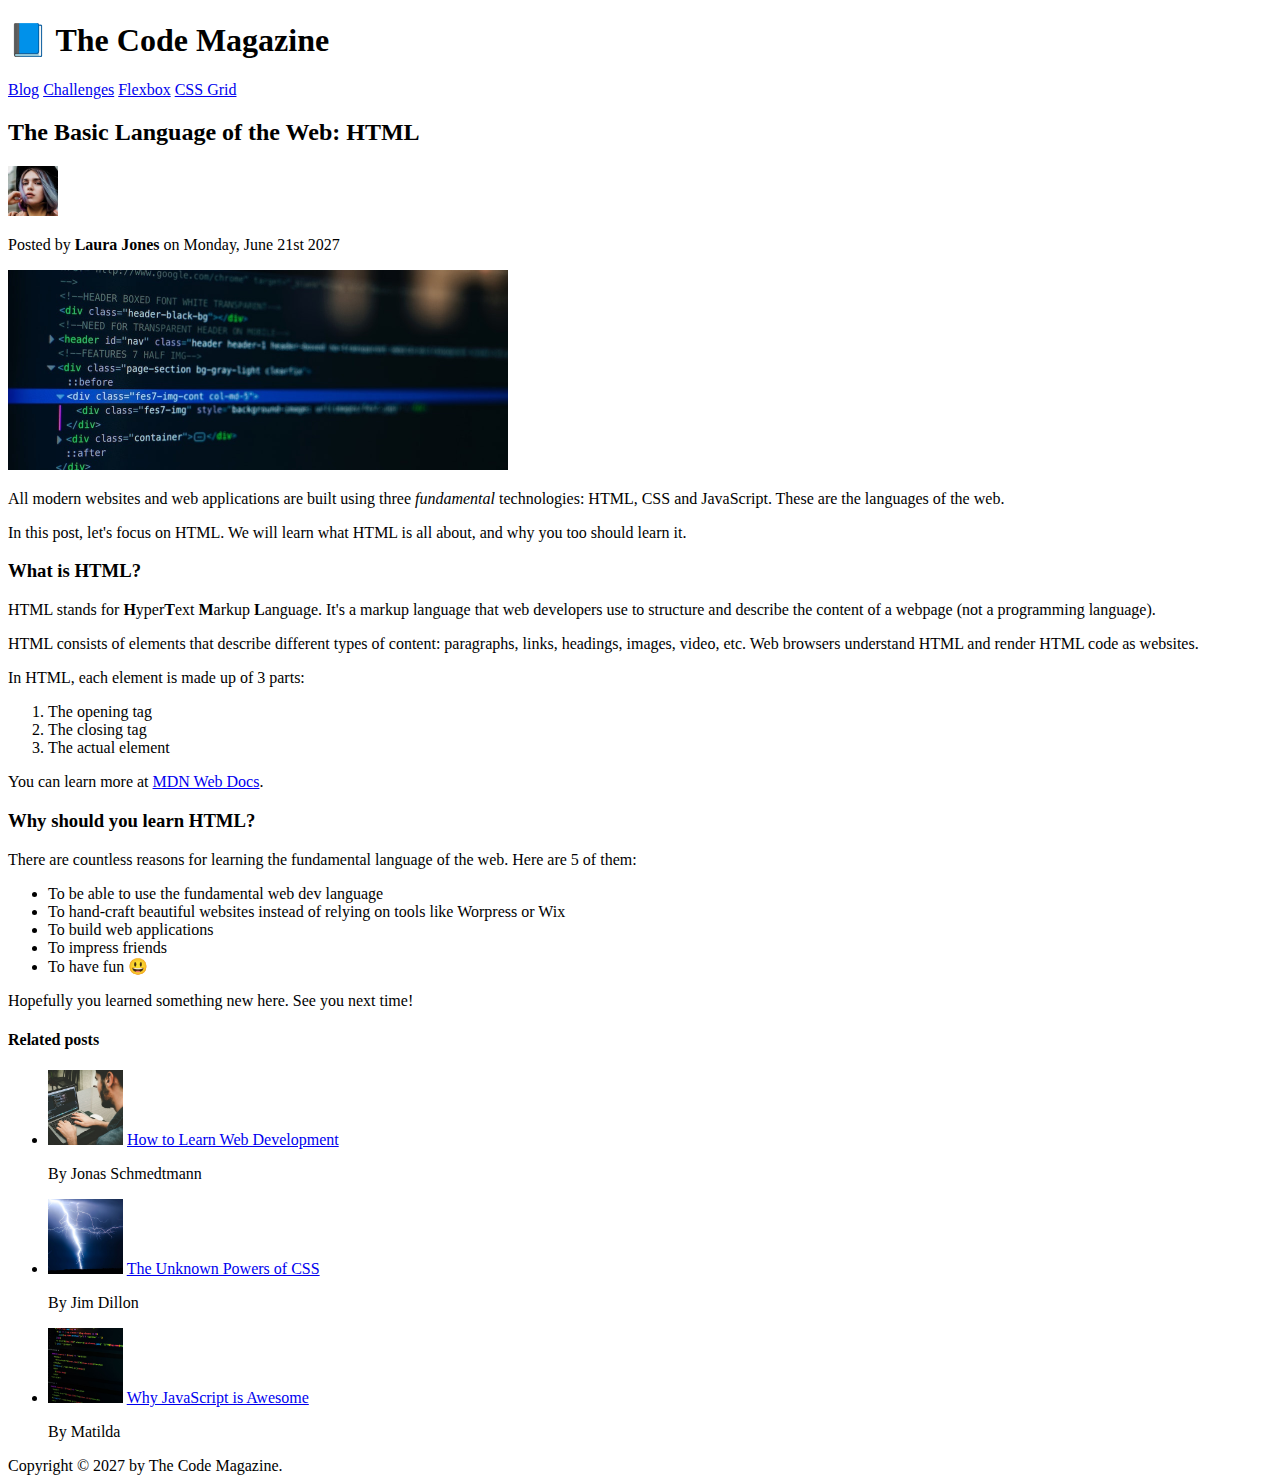
<file: final/02-HTML-Fundamentals/index.html>
<!DOCTYPE html>
<html lang="en">
  <head>
    <meta charset="UTF-8" />
    <title>The Basic Language of the Web: HTML</title>
  </head>

  <body>
    <!--
    <h1>The Basic Language of the Web: HTML</h1>
    <h2>The Basic Language of the Web: HTML</h2>
    <h3>The Basic Language of the Web: HTML</h3>
    <h4>The Basic Language of the Web: HTML</h4>
    <h5>The Basic Language of the Web: HTML</h5>
    <h6>The Basic Language of the Web: HTML</h6>
    -->

    <header>
      <h1>📘 The Code Magazine</h1>

      <nav>
        <a href="blog.html">Blog</a>
        <a href="#">Challenges</a>
        <a href="#">Flexbox</a>
        <a href="#">CSS Grid</a>
      </nav>
    </header>

    <article>
      <header>
        <h2>The Basic Language of the Web: HTML</h2>

        <img
          src="img/laura-jones.jpg"
          alt="Headshot of Laura Jones"
          height="50"
          width="50"
        />

        <p>Posted by <strong>Laura Jones</strong> on Monday, June 21st 2027</p>

        <img
          src="img/post-img.jpg"
          alt="HTML code on a screen"
          width="500"
          height="200"
        />
      </header>

      <p>
        All modern websites and web applications are built using three
        <em>fundamental</em>
        technologies: HTML, CSS and JavaScript. These are the languages of the
        web.
      </p>

      <p>
        In this post, let's focus on HTML. We will learn what HTML is all about,
        and why you too should learn it.
      </p>

      <h3>What is HTML?</h3>
      <p>
        HTML stands for <strong>H</strong>yper<strong>T</strong>ext
        <strong>M</strong>arkup <strong>L</strong>anguage. It's a markup
        language that web developers use to structure and describe the content
        of a webpage (not a programming language).
      </p>
      <p>
        HTML consists of elements that describe different types of content:
        paragraphs, links, headings, images, video, etc. Web browsers understand
        HTML and render HTML code as websites.
      </p>
      <p>In HTML, each element is made up of 3 parts:</p>

      <ol>
        <li>The opening tag</li>
        <li>The closing tag</li>
        <li>The actual element</li>
      </ol>

      <p>
        You can learn more at
        <a
          href="https://developer.mozilla.org/en-US/docs/Web/HTML"
          target="_blank"
          >MDN Web Docs</a
        >.
      </p>

      <h3>Why should you learn HTML?</h3>

      <p>
        There are countless reasons for learning the fundamental language of the
        web. Here are 5 of them:
      </p>

      <ul>
        <li>To be able to use the fundamental web dev language</li>
        <li>
          To hand-craft beautiful websites instead of relying on tools like
          Worpress or Wix
        </li>
        <li>To build web applications</li>
        <li>To impress friends</li>
        <li>To have fun 😃</li>
      </ul>

      <p>Hopefully you learned something new here. See you next time!</p>
    </article>

    <aside>
      <h4>Related posts</h4>

      <ul>
        <li>
          <img
            src="img/related-1.jpg"
            alt="Person programming"
            width="75"
            width="75"
          />
          <a href="#">How to Learn Web Development</a>
          <p>By Jonas Schmedtmann</p>
        </li>
        <li>
          <img src="img/related-2.jpg" alt="Lightning" width="75" heigth="75" />
          <a href="#">The Unknown Powers of CSS</a>
          <p>By Jim Dillon</p>
        </li>
        <li>
          <img
            src="img/related-3.jpg"
            alt="JavaScript code on a screen"
            width="75"
            height="75"
          />
          <a href="#">Why JavaScript is Awesome</a>
          <p>By Matilda</p>
        </li>
      </ul>
    </aside>

    <footer>Copyright &copy; 2027 by The Code Magazine.</footer>
  </body>
</html>
</file>
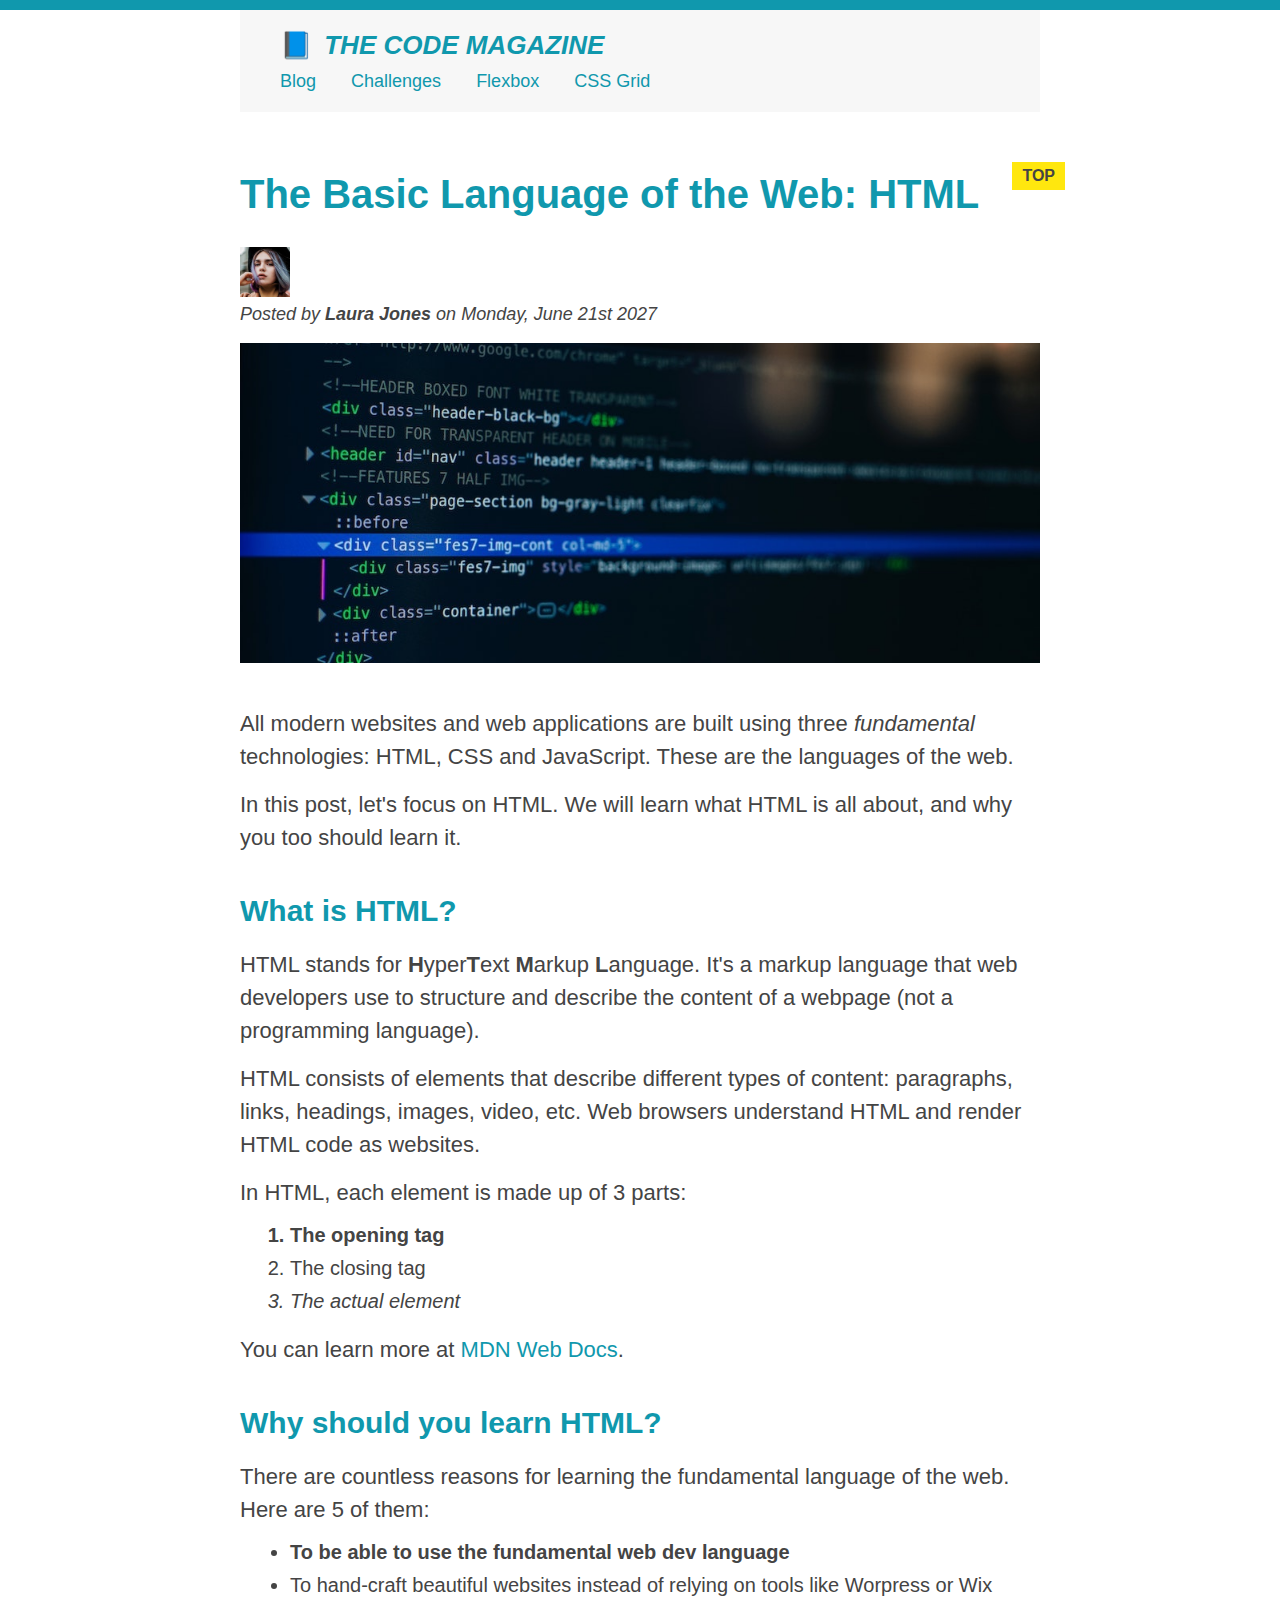
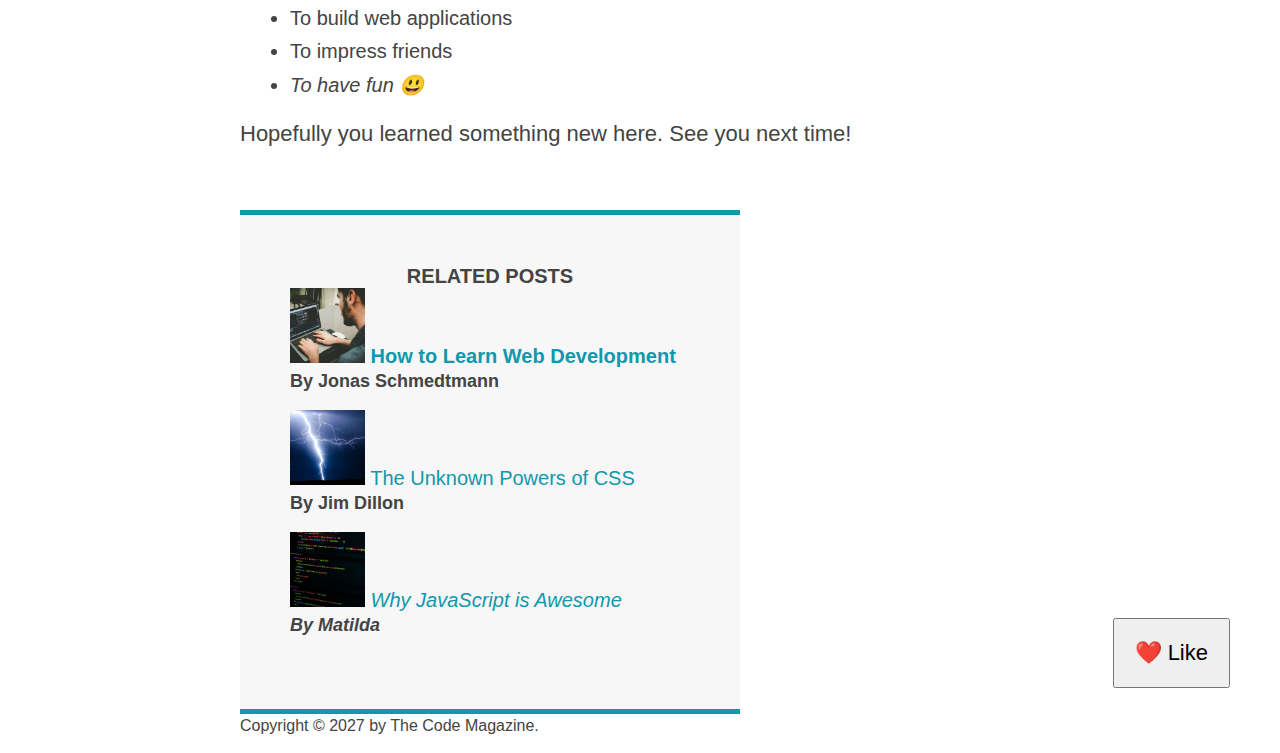
<file: final/03-CSS-Fundamentals/index.html>
<!DOCTYPE html>
<html lang="en">
  <head>
    <meta charset="UTF-8" />
    <link href="style.css" rel="stylesheet" />

    <title>The Basic Language of the Web: HTML</title>
  </head>

  <body>
    <!--
    <h1>The Basic Language of the Web: HTML</h1>
    <h2>The Basic Language of the Web: HTML</h2>
    <h3>The Basic Language of the Web: HTML</h3>
    <h4>The Basic Language of the Web: HTML</h4>
    <h5>The Basic Language of the Web: HTML</h5>
    <h6>The Basic Language of the Web: HTML</h6>
    -->

    <div class="container">
      <header class="main-header">
        <h1>📘 The Code Magazine</h1>

        <nav>
          <!-- <strong>This is the navigation</strong> -->
          <a href="blog.html">Blog</a>
          <a href="#">Challenges</a>
          <a href="#">Flexbox</a>
          <a href="#">CSS Grid</a>
        </nav>
      </header>

      <article>
        <header class="post-header">
          <h2>The Basic Language of the Web: HTML</h2>

          <img
            src="img/laura-jones.jpg"
            alt="Headshot of Laura Jones"
            height="50"
            width="50"
          />

          <p id="author">
            Posted by <strong>Laura Jones</strong> on Monday, June 21st 2027
          </p>

          <img
            src="img/post-img.jpg"
            alt="HTML code on a screen"
            width="500"
            height="200"
            class="post-img"
          />
          <button>❤️ Like</button>
        </header>

        <p>
          All modern websites and web applications are built using three
          <em>fundamental</em>
          technologies: HTML, CSS and JavaScript. These are the languages of the
          web.
        </p>

        <p>
          In this post, let's focus on HTML. We will learn what HTML is all
          about, and why you too should learn it.
        </p>

        <h3>What is HTML?</h3>
        <p>
          HTML stands for <strong>H</strong>yper<strong>T</strong>ext
          <strong>M</strong>arkup <strong>L</strong>anguage. It's a markup
          language that web developers use to structure and describe the content
          of a webpage (not a programming language).
        </p>
        <p>
          HTML consists of elements that describe different types of content:
          paragraphs, links, headings, images, video, etc. Web browsers
          understand HTML and render HTML code as websites.
        </p>
        <p>In HTML, each element is made up of 3 parts:</p>

        <ol>
          <li class="first-li">The opening tag</li>
          <li>The closing tag</li>
          <li>The actual element</li>
        </ol>

        <p>
          You can learn more at
          <a
            href="https://developer.mozilla.org/en-US/docs/Web/HTML"
            target="_blank"
            >MDN Web Docs</a
          >.
        </p>

        <h3>Why should you learn HTML?</h3>

        <p>
          There are countless reasons for learning the fundamental language of
          the web. Here are 5 of them:
        </p>

        <ul>
          <li class="first-li">
            To be able to use the fundamental web dev language
          </li>
          <li>
            To hand-craft beautiful websites instead of relying on tools like
            Worpress or Wix
          </li>
          <li>To build web applications</li>
          <li>To impress friends</li>
          <li>To have fun 😃</li>
        </ul>

        <p>Hopefully you learned something new here. See you next time!</p>
      </article>

      <aside>
        <h4>Related posts</h4>

        <ul class="related">
          <li>
            <img
              src="img/related-1.jpg"
              alt="Person programming"
              width="75"
              height="75"
            />
            <a href="#">How to Learn Web Development</a>
            <p class="related-author">By Jonas Schmedtmann</p>
          </li>
          <li>
            <img
              src="img/related-2.jpg"
              alt="Lightning"
              width="75"
              height="75"
            />
            <a href="#">The Unknown Powers of CSS</a>
            <p class="related-author">By Jim Dillon</p>
          </li>
          <li>
            <img
              src="img/related-3.jpg"
              alt="JavaScript code on a screen"
              width="75"
              height="75"
            />
            <a href="#">Why JavaScript is Awesome</a>
            <p class="related-author">By Matilda</p>
          </li>
        </ul>
      </aside>

      <footer>
        <p id="copyright" class="copyright text">
          Copyright &copy; 2027 by The Code Magazine.
        </p>
      </footer>
    </div>
  </body>
</html>
</file>
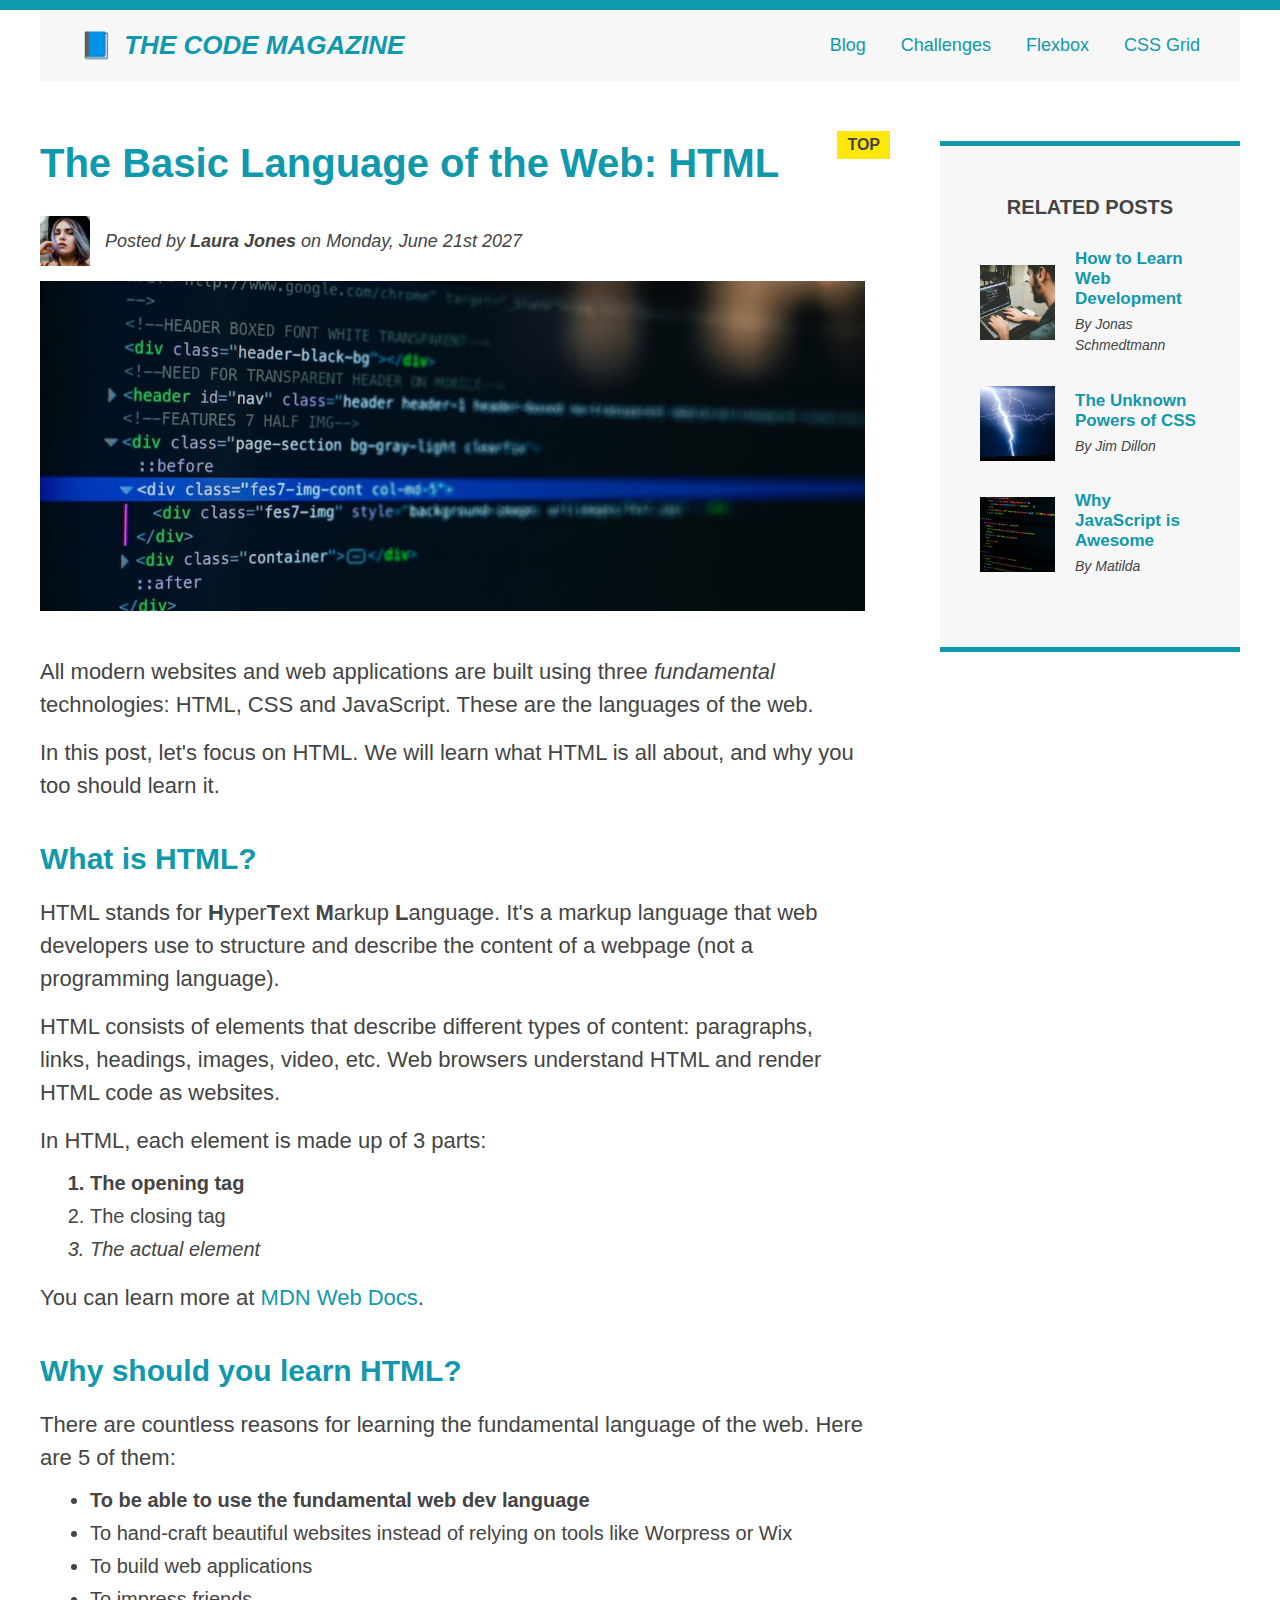
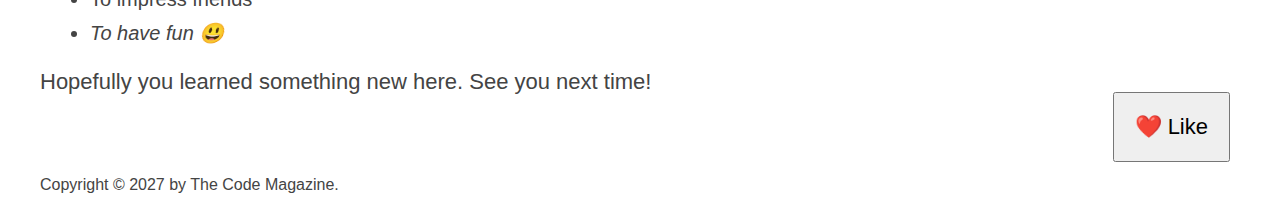
<file: final/04-CSS-Layouts/index.html>
<!DOCTYPE html>
<html lang="en">
  <head>
    <meta charset="UTF-8" />
    <link href="style.css" rel="stylesheet" />

    <title>The Basic Language of the Web: HTML</title>
  </head>

  <body>
    <!--
    <h1>The Basic Language of the Web: HTML</h1>
    <h2>The Basic Language of the Web: HTML</h2>
    <h3>The Basic Language of the Web: HTML</h3>
    <h4>The Basic Language of the Web: HTML</h4>
    <h5>The Basic Language of the Web: HTML</h5>
    <h6>The Basic Language of the Web: HTML</h6>
    -->

    <div class="container">
      <header class="main-header clearfix">
        <h1>📘 The Code Magazine</h1>

        <nav>
          <!-- <strong>This is the navigation</strong> -->
          <a href="blog.html">Blog</a>
          <a href="#">Challenges</a>
          <a href="flexbox.html">Flexbox</a>
          <a href="css-grid.html">CSS Grid</a>
        </nav>

        <!-- <div class="clear"></div> -->
      </header>

      <!-- ONLY NECESSARY FOR FLEXBOX -->
      <!-- <div class="row"> -->
      <article>
        <header class="post-header">
          <h2>The Basic Language of the Web: HTML</h2>

          <div class="author-box">
            <img
              src="img/laura-jones.jpg"
              alt="Headshot of Laura Jones"
              height="50"
              width="50"
              class="author-img"
            />

            <p id="author" class="author">
              Posted by <strong>Laura Jones</strong> on Monday, June 21st 2027
            </p>
          </div>

          <img
            src="img/post-img.jpg"
            alt="HTML code on a screen"
            width="500"
            height="200"
            class="post-img"
          />
          <button>❤️ Like</button>
        </header>

        <p>
          All modern websites and web applications are built using three
          <em>fundamental</em>
          technologies: HTML, CSS and JavaScript. These are the languages of the
          web.
        </p>

        <p>
          In this post, let's focus on HTML. We will learn what HTML is all
          about, and why you too should learn it.
        </p>

        <h3>What is HTML?</h3>
        <p>
          HTML stands for <strong>H</strong>yper<strong>T</strong>ext
          <strong>M</strong>arkup <strong>L</strong>anguage. It's a markup
          language that web developers use to structure and describe the content
          of a webpage (not a programming language).
        </p>
        <p>
          HTML consists of elements that describe different types of content:
          paragraphs, links, headings, images, video, etc. Web browsers
          understand HTML and render HTML code as websites.
        </p>
        <p>In HTML, each element is made up of 3 parts:</p>

        <ol>
          <li class="first-li">The opening tag</li>
          <li>The closing tag</li>
          <li>The actual element</li>
        </ol>

        <p>
          You can learn more at
          <a
            href="https://developer.mozilla.org/en-US/docs/Web/HTML"
            target="_blank"
            >MDN Web Docs</a
          >.
        </p>

        <h3>Why should you learn HTML?</h3>

        <p>
          There are countless reasons for learning the fundamental language of
          the web. Here are 5 of them:
        </p>

        <ul>
          <li class="first-li">
            To be able to use the fundamental web dev language
          </li>
          <li>
            To hand-craft beautiful websites instead of relying on tools like
            Worpress or Wix
          </li>
          <li>To build web applications</li>
          <li>To impress friends</li>
          <li>To have fun 😃</li>
        </ul>

        <p>Hopefully you learned something new here. See you next time!</p>
      </article>

      <aside>
        <h4>Related posts</h4>

        <ul class="related">
          <li class="related-post">
            <img
              src="img/related-1.jpg"
              alt="Person programming"
              width="75"
              height="75"
            />
            <div>
              <a href="#" class="related-link">How to Learn Web Development</a>
              <p class="related-author">By Jonas Schmedtmann</p>
            </div>
          </li>
          <li class="related-post">
            <img
              src="img/related-2.jpg"
              alt="Lightning"
              width="75"
              height="75"
            />
            <div>
              <a href="#" class="related-link">The Unknown Powers of CSS</a>
              <p class="related-author">By Jim Dillon</p>
            </div>
          </li>
          <li class="related-post">
            <img
              src="img/related-3.jpg"
              alt="JavaScript code on a screen"
              width="75"
              height="75"
            />
            <div>
              <a href="#" class="related-link">Why JavaScript is Awesome</a>
              <p class="related-author">By Matilda</p>
            </div>
          </li>
        </ul>
      </aside>
      <!-- </div> -->

      <footer>
        <p id="copyright" class="copyright text">
          Copyright &copy; 2027 by The Code Magazine.
        </p>
      </footer>
    </div>
  </body>
</html>
</file>
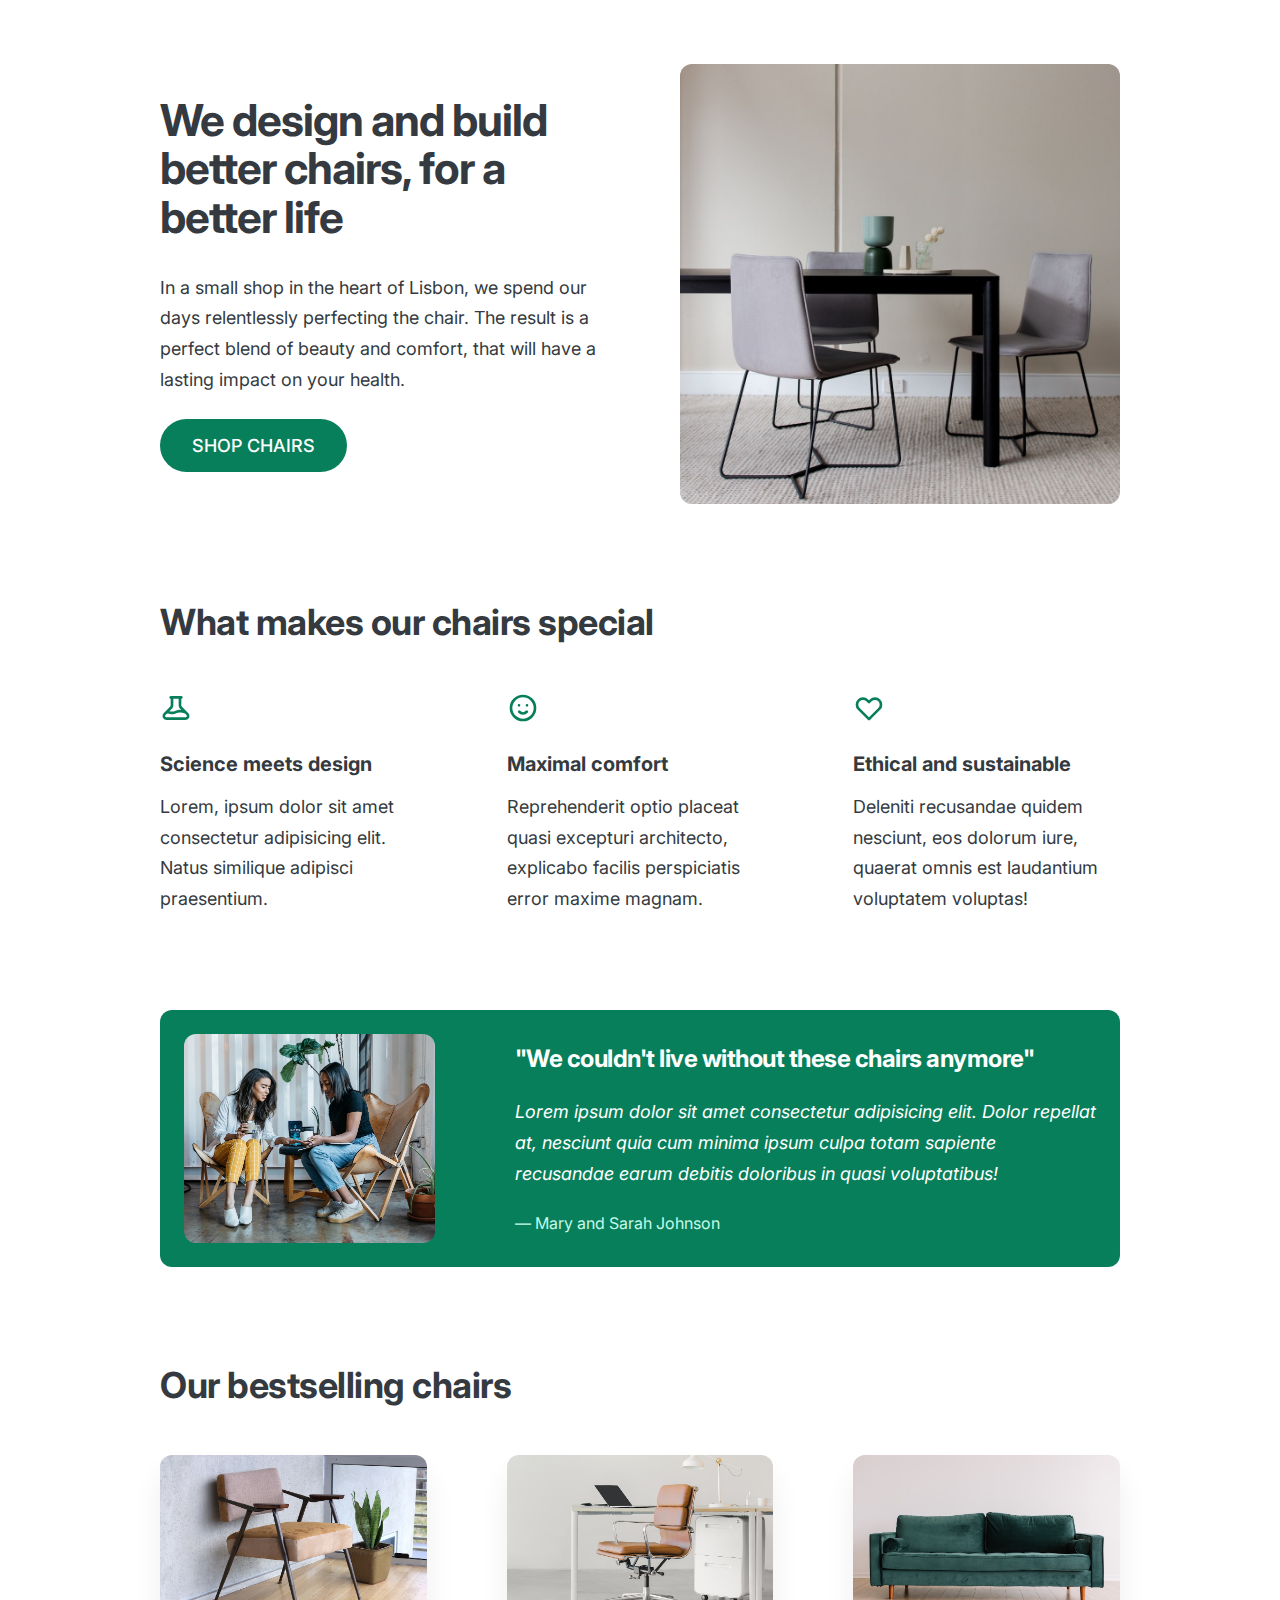
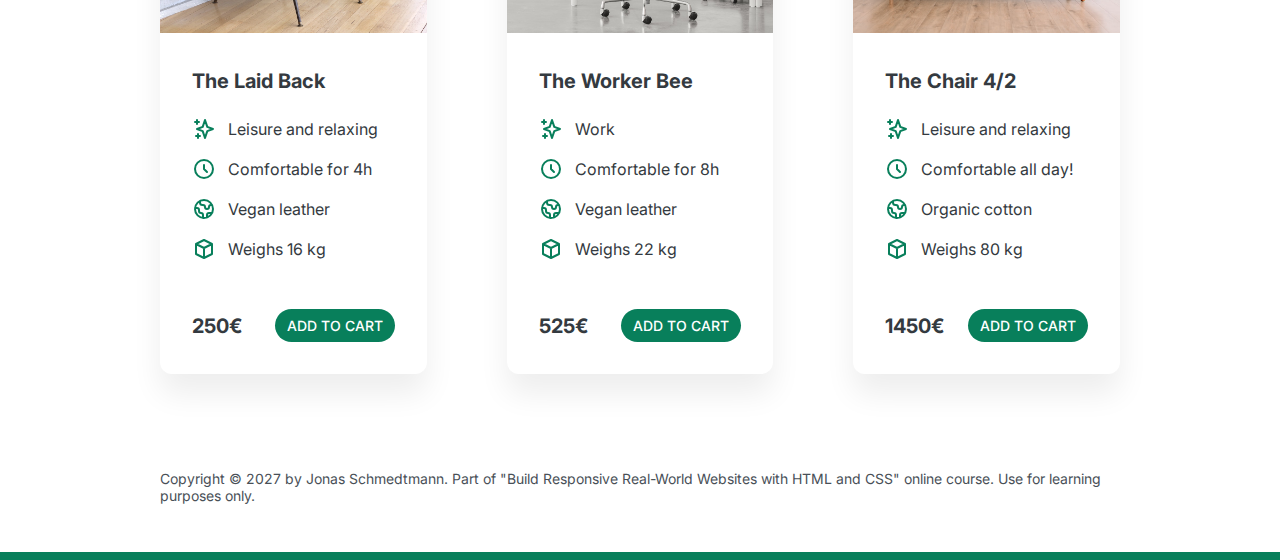
<file: final/05-Design/index.html>
<!DOCTYPE html>
<html lang="en">
  <head>
    <meta charset="UTF-8" />
    <meta http-equiv="X-UA-Compatible" content="IE=edge" />
    <meta name="viewport" content="width=device-width, initial-scale=1.0" />

    <link rel="preconnect" href="https://fonts.gstatic.com" />
    <link
      href="https://fonts.googleapis.com/css2?family=Inter:wght@400;500;700&display=swap"
      rel="stylesheet"
    />

    <link rel="stylesheet" href="style.css" />
    <title>Lisbon Chair Shop</title>
  </head>
  <body>
    <div class="container">
      <header>
        <div class="header-text-box">
          <h1>We design and build better chairs, for a better life</h1>
          <p class="header-text">
            In a small shop in the heart of Lisbon, we spend our days
            relentlessly perfecting the chair. The result is a perfect blend of
            beauty and comfort, that will have a lasting impact on your health.
          </p>
          <a class="btn btn--big" href="#">Shop chairs</a>
        </div>
        <img src="hero.jpg" alt="Photo" />
      </header>

      <section>
        <h2>What makes our chairs special</h2>
        <div class="grid-3-cols">
          <div>
            <svg
              xmlns="http://www.w3.org/2000/svg"
              class="features-icon"
              fill="none"
              viewBox="0 0 24 24"
              stroke="currentColor"
            >
              <path
                stroke-linecap="round"
                stroke-linejoin="round"
                stroke-width="2"
                d="M19.428 15.428a2 2 0 00-1.022-.547l-2.387-.477a6 6 0 00-3.86.517l-.318.158a6 6 0 01-3.86.517L6.05 15.21a2 2 0 00-1.806.547M8 4h8l-1 1v5.172a2 2 0 00.586 1.414l5 5c1.26 1.26.367 3.414-1.415 3.414H4.828c-1.782 0-2.674-2.154-1.414-3.414l5-5A2 2 0 009 10.172V5L8 4z"
              />
            </svg>
            <p class="features-title"><strong>Science meets design</strong></p>
            <p class="features-text">
              Lorem, ipsum dolor sit amet consectetur adipisicing elit. Natus
              similique adipisci praesentium.
            </p>
          </div>

          <div>
            <svg
              xmlns="http://www.w3.org/2000/svg"
              class="features-icon"
              fill="none"
              viewBox="0 0 24 24"
              stroke="currentColor"
            >
              <path
                stroke-linecap="round"
                stroke-linejoin="round"
                stroke-width="2"
                d="M14.828 14.828a4 4 0 01-5.656 0M9 10h.01M15 10h.01M21 12a9 9 0 11-18 0 9 9 0 0118 0z"
              />
            </svg>
            <p class="features-title">
              <strong>Maximal comfort</strong>
            </p>
            <p class="features-text">
              Reprehenderit optio placeat quasi excepturi architecto, explicabo
              facilis perspiciatis error maxime magnam.
            </p>
          </div>

          <div>
            <svg
              xmlns="http://www.w3.org/2000/svg"
              class="features-icon"
              fill="none"
              viewBox="0 0 24 24"
              stroke="currentColor"
            >
              <path
                stroke-linecap="round"
                stroke-linejoin="round"
                stroke-width="2"
                d="M4.318 6.318a4.5 4.5 0 000 6.364L12 20.364l7.682-7.682a4.5 4.5 0 00-6.364-6.364L12 7.636l-1.318-1.318a4.5 4.5 0 00-6.364 0z"
              />
            </svg>
            <p class="features-title">
              <strong>Ethical and sustainable</strong>
            </p>
            <p class="features-text">
              Deleniti recusandae quidem nesciunt, eos dolorum iure, quaerat
              omnis est laudantium voluptatem voluptas!
            </p>
          </div>
        </div>
      </section>

      <section class="testimonial-section">
        <div class="grid-3-cols">
          <img src="customers.jpg" alt="People sitting on chairs" />
          <div class="testimonial-box">
            <h2>"We couldn't live without these chairs anymore"</h2>
            <blockquote class="testimonial-text">
              Lorem ipsum dolor sit amet consectetur adipisicing elit. Dolor
              repellat at, nesciunt quia cum minima ipsum culpa totam sapiente
              recusandae earum debitis doloribus in quasi voluptatibus!
            </blockquote>
            <p class="testimonial-author">&mdash; Mary and Sarah Johnson</p>
          </div>
        </div>
      </section>

      <section>
        <h2>Our bestselling chairs</h2>
        <div class="grid-3-cols">
          <figure class="chair">
            <img src="chair-1.jpg" alt="Chair" />
            <div class="chair-box">
              <h3>The Laid Back</h3>
              <ul class="chair-details">
                <li>
                  <svg
                    xmlns="http://www.w3.org/2000/svg"
                    class="chair-icon"
                    fill="none"
                    viewBox="0 0 24 24"
                    stroke="currentColor"
                  >
                    <path
                      stroke-linecap="round"
                      stroke-linejoin="round"
                      stroke-width="2"
                      d="M5 3v4M3 5h4M6 17v4m-2-2h4m5-16l2.286 6.857L21 12l-5.714 2.143L13 21l-2.286-6.857L5 12l5.714-2.143L13 3z"
                    />
                  </svg>
                  <!-- Span is a generic INLINE text element, it doesn't have any meaning. It's like a div element, but inline -->
                  <span>Leisure and relaxing</span>
                </li>
                <li>
                  <svg
                    xmlns="http://www.w3.org/2000/svg"
                    class="chair-icon"
                    fill="none"
                    viewBox="0 0 24 24"
                    stroke="currentColor"
                  >
                    <path
                      stroke-linecap="round"
                      stroke-linejoin="round"
                      stroke-width="2"
                      d="M12 8v4l3 3m6-3a9 9 0 11-18 0 9 9 0 0118 0z"
                    />
                  </svg>
                  <span>Comfortable for 4h</span>
                </li>
                <li>
                  <svg
                    xmlns="http://www.w3.org/2000/svg"
                    class="chair-icon"
                    fill="none"
                    viewBox="0 0 24 24"
                    stroke="currentColor"
                  >
                    <path
                      stroke-linecap="round"
                      stroke-linejoin="round"
                      stroke-width="2"
                      d="M3.055 11H5a2 2 0 012 2v1a2 2 0 002 2 2 2 0 012 2v2.945M8 3.935V5.5A2.5 2.5 0 0010.5 8h.5a2 2 0 012 2 2 2 0 104 0 2 2 0 012-2h1.064M15 20.488V18a2 2 0 012-2h3.064M21 12a9 9 0 11-18 0 9 9 0 0118 0z"
                    />
                  </svg>
                  <span>Vegan leather</span>
                </li>
                <li>
                  <svg
                    xmlns="http://www.w3.org/2000/svg"
                    class="chair-icon"
                    fill="none"
                    viewBox="0 0 24 24"
                    stroke="currentColor"
                  >
                    <path
                      stroke-linecap="round"
                      stroke-linejoin="round"
                      stroke-width="2"
                      d="M20 7l-8-4-8 4m16 0l-8 4m8-4v10l-8 4m0-10L4 7m8 4v10M4 7v10l8 4"
                    />
                  </svg>
                  <span>Weighs 16 kg</span>
                </li>
              </ul>
              <div class="chair-price">
                <strong>250€</strong>
                <a href="#" class="btn btn--small">Add to cart</a>
              </div>
            </div>
          </figure>

          <figure class="chair">
            <img src="chair-2.jpg" alt="Chair" />
            <div class="chair-box">
              <h3>The Worker Bee</h3>
              <ul class="chair-details">
                <li>
                  <svg
                    xmlns="http://www.w3.org/2000/svg"
                    class="chair-icon"
                    fill="none"
                    viewBox="0 0 24 24"
                    stroke="currentColor"
                  >
                    <path
                      stroke-linecap="round"
                      stroke-linejoin="round"
                      stroke-width="2"
                      d="M5 3v4M3 5h4M6 17v4m-2-2h4m5-16l2.286 6.857L21 12l-5.714 2.143L13 21l-2.286-6.857L5 12l5.714-2.143L13 3z"
                    />
                  </svg>
                  <span>Work</span>
                </li>
                <li>
                  <svg
                    xmlns="http://www.w3.org/2000/svg"
                    class="chair-icon"
                    fill="none"
                    viewBox="0 0 24 24"
                    stroke="currentColor"
                  >
                    <path
                      stroke-linecap="round"
                      stroke-linejoin="round"
                      stroke-width="2"
                      d="M12 8v4l3 3m6-3a9 9 0 11-18 0 9 9 0 0118 0z"
                    />
                  </svg>
                  <span>Comfortable for 8h</span>
                </li>
                <li>
                  <svg
                    xmlns="http://www.w3.org/2000/svg"
                    class="chair-icon"
                    fill="none"
                    viewBox="0 0 24 24"
                    stroke="currentColor"
                  >
                    <path
                      stroke-linecap="round"
                      stroke-linejoin="round"
                      stroke-width="2"
                      d="M3.055 11H5a2 2 0 012 2v1a2 2 0 002 2 2 2 0 012 2v2.945M8 3.935V5.5A2.5 2.5 0 0010.5 8h.5a2 2 0 012 2 2 2 0 104 0 2 2 0 012-2h1.064M15 20.488V18a2 2 0 012-2h3.064M21 12a9 9 0 11-18 0 9 9 0 0118 0z"
                    />
                  </svg>
                  <span>Vegan leather</span>
                </li>
                <li>
                  <svg
                    xmlns="http://www.w3.org/2000/svg"
                    class="chair-icon"
                    fill="none"
                    viewBox="0 0 24 24"
                    stroke="currentColor"
                  >
                    <path
                      stroke-linecap="round"
                      stroke-linejoin="round"
                      stroke-width="2"
                      d="M20 7l-8-4-8 4m16 0l-8 4m8-4v10l-8 4m0-10L4 7m8 4v10M4 7v10l8 4"
                    />
                  </svg>
                  <span>Weighs 22 kg</span>
                </li>
              </ul>
              <div class="chair-price">
                <strong>525€</strong>
                <a href="#" class="btn btn--small">Add to cart</a>
              </div>
            </div>
          </figure>

          <figure class="chair">
            <img src="chair-3.jpg" alt="Chair" />
            <div class="chair-box">
              <h3>The Chair 4/2</h3>
              <ul class="chair-details">
                <li>
                  <svg
                    xmlns="http://www.w3.org/2000/svg"
                    class="chair-icon"
                    fill="none"
                    viewBox="0 0 24 24"
                    stroke="currentColor"
                  >
                    <path
                      stroke-linecap="round"
                      stroke-linejoin="round"
                      stroke-width="2"
                      d="M5 3v4M3 5h4M6 17v4m-2-2h4m5-16l2.286 6.857L21 12l-5.714 2.143L13 21l-2.286-6.857L5 12l5.714-2.143L13 3z"
                    />
                  </svg>
                  <span>Leisure and relaxing</span>
                </li>
                <li>
                  <svg
                    xmlns="http://www.w3.org/2000/svg"
                    class="chair-icon"
                    fill="none"
                    viewBox="0 0 24 24"
                    stroke="currentColor"
                  >
                    <path
                      stroke-linecap="round"
                      stroke-linejoin="round"
                      stroke-width="2"
                      d="M12 8v4l3 3m6-3a9 9 0 11-18 0 9 9 0 0118 0z"
                    />
                  </svg>
                  <span>Comfortable all day!</span>
                </li>
                <li>
                  <svg
                    xmlns="http://www.w3.org/2000/svg"
                    class="chair-icon"
                    fill="none"
                    viewBox="0 0 24 24"
                    stroke="currentColor"
                  >
                    <path
                      stroke-linecap="round"
                      stroke-linejoin="round"
                      stroke-width="2"
                      d="M3.055 11H5a2 2 0 012 2v1a2 2 0 002 2 2 2 0 012 2v2.945M8 3.935V5.5A2.5 2.5 0 0010.5 8h.5a2 2 0 012 2 2 2 0 104 0 2 2 0 012-2h1.064M15 20.488V18a2 2 0 012-2h3.064M21 12a9 9 0 11-18 0 9 9 0 0118 0z"
                    />
                  </svg>
                  <span>Organic cotton</span>
                </li>
                <li>
                  <svg
                    xmlns="http://www.w3.org/2000/svg"
                    class="chair-icon"
                    fill="none"
                    viewBox="0 0 24 24"
                    stroke="currentColor"
                  >
                    <path
                      stroke-linecap="round"
                      stroke-linejoin="round"
                      stroke-width="2"
                      d="M20 7l-8-4-8 4m16 0l-8 4m8-4v10l-8 4m0-10L4 7m8 4v10M4 7v10l8 4"
                    />
                  </svg>
                  <span>Weighs 80 kg</span>
                </li>
              </ul>
              <div class="chair-price">
                <strong>1450€</strong>
                <a href="#" class="btn btn--small">Add to cart</a>
              </div>
            </div>
          </figure>
        </div>
      </section>

      <footer>
        Copyright &copy; 2027 by Jonas Schmedtmann. Part of "Build Responsive
        Real-World Websites with HTML and CSS" online course. Use for learning
        purposes only.
      </footer>
    </div>
  </body>
</html>
</file>
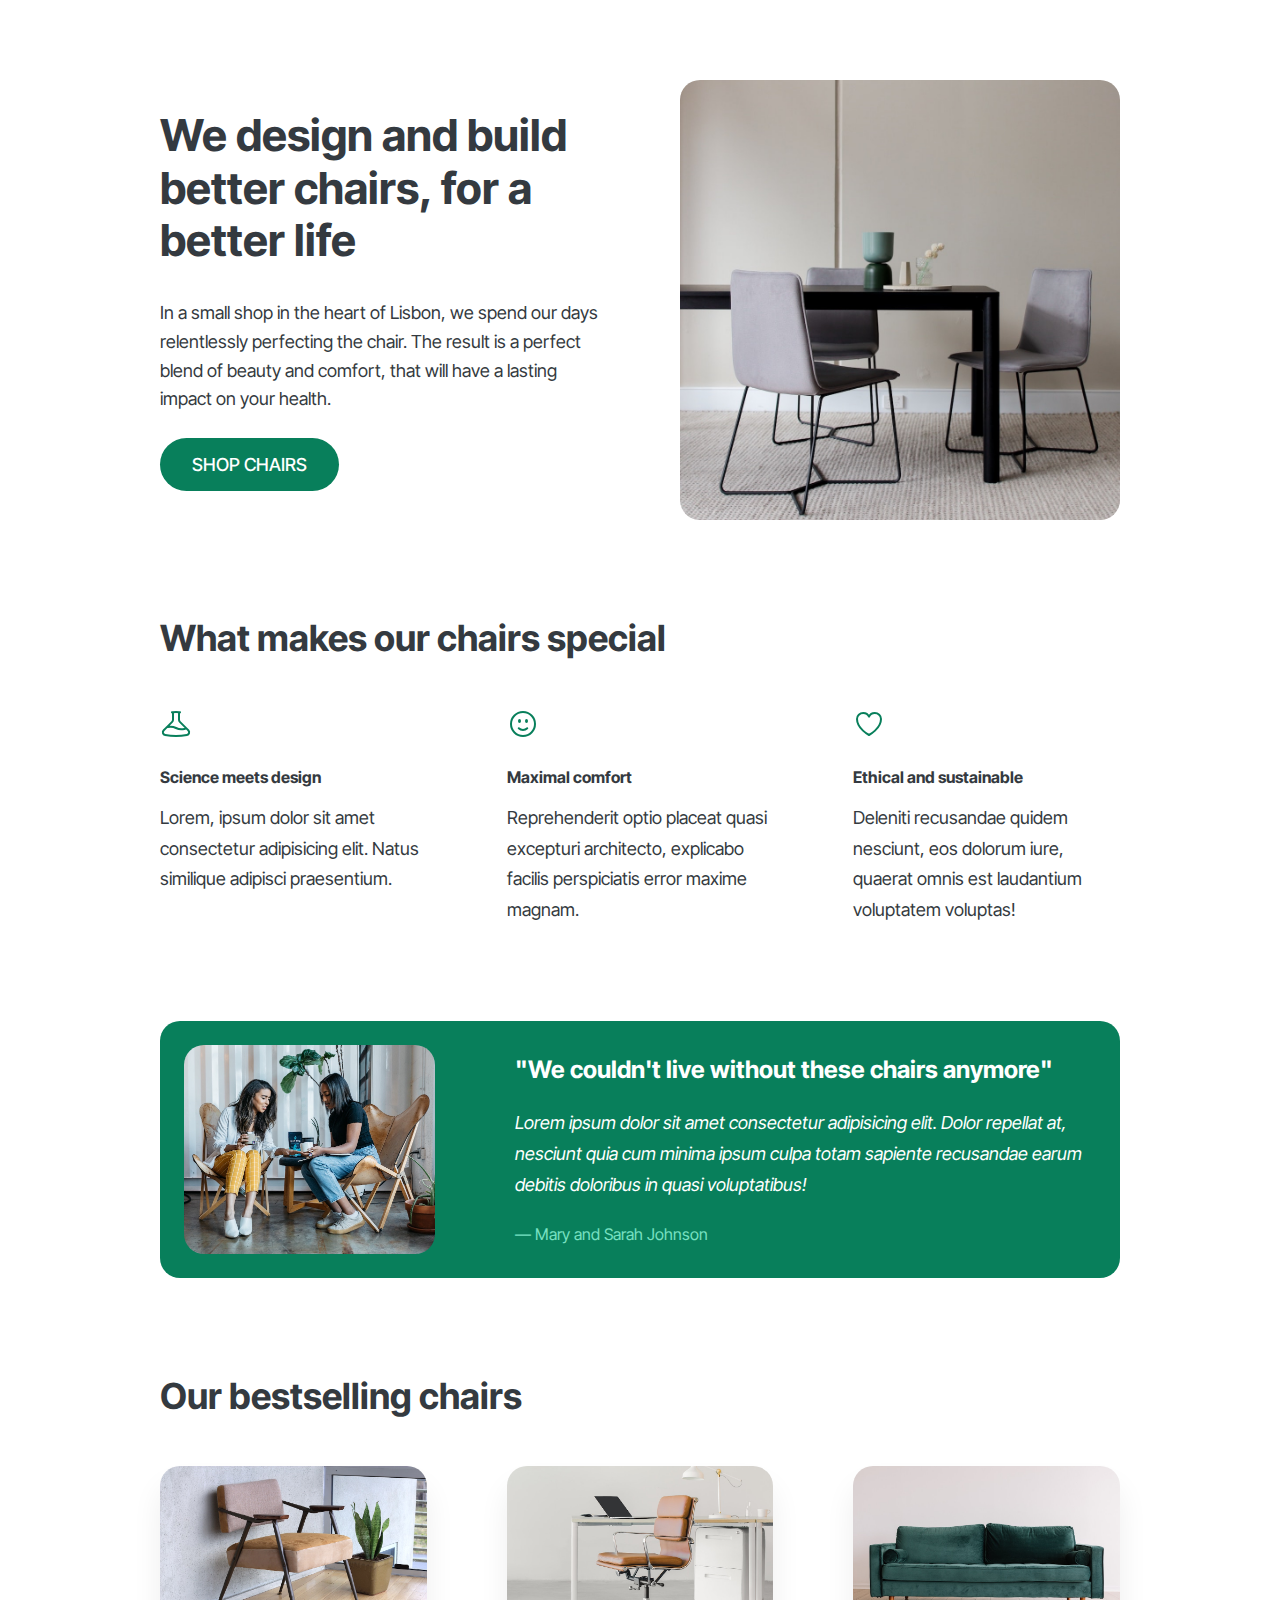
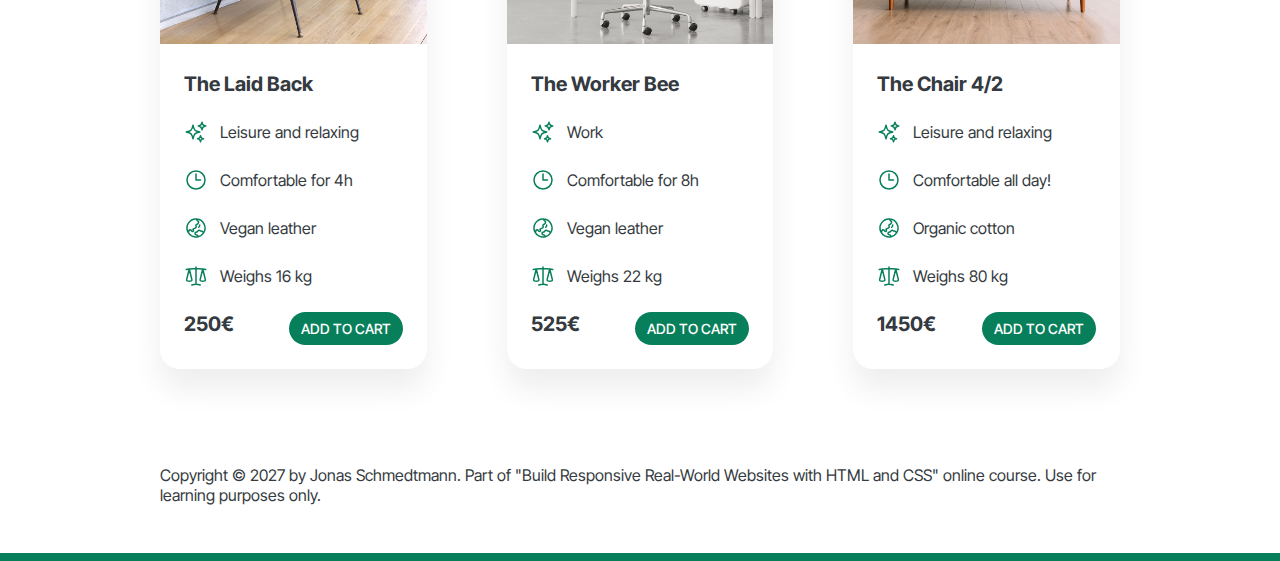
<file: starter/05-Design/index.html>
<!DOCTYPE html>
<html lang="en">
  <head>
    <meta charset="UTF-8" />
    <meta http-equiv="X-UA-Compatible" content="IE=edge" />
    <meta name="viewport" content="width=device-width, initial-scale=1.0" />

    <link rel="preconnect" href="https://fonts.googleapis.com">
    <link rel="preconnect" href="https://fonts.gstatic.com" crossorigin>
    <link href="https://fonts.googleapis.com/css2?family=Inter+Tight:wght@400;500;700&display=swap" rel="stylesheet">
    <link rel="stylesheet" href="style.css" />
    <title>Lisbon Chair Shop</title>
  </head>
  <body>
    <div class="container">
      <header>
        <div class="header-text-box">
          <h1>We design and build better chairs, for a better life</h1>
          <p class="header-text">
            In a small shop in the heart of Lisbon, we spend our days
            relentlessly perfecting the chair. The result is a perfect blend of
            beauty and comfort, that will have a lasting impact on your health.
          </p>
          <a class="btn btn--big" href="#">Shop chairs</a>
        </div>
        <img src="hero.jpg" alt="Photo" />
      </header>

      <section>
        <h2>What makes our chairs special</h2>
        <div class="grid-3-cols">
          <div>
            <svg xmlns="http://www.w3.org/2000/svg" fill="none" viewBox="0 0 24 24" stroke-width="1.5" stroke="currentColor" class="features-icon">
              <path stroke-linecap="round" stroke-linejoin="round" d="M9.75 3.104v5.714a2.25 2.25 0 01-.659 1.591L5 14.5M9.75 3.104c-.251.023-.501.05-.75.082m.75-.082a24.301 24.301 0 014.5 0m0 0v5.714c0 .597.237 1.17.659 1.591L19.8 15.3M14.25 3.104c.251.023.501.05.75.082M19.8 15.3l-1.57.393A9.065 9.065 0 0112 15a9.065 9.065 0 00-6.23-.693L5 14.5m14.8.8l1.402 1.402c1.232 1.232.65 3.318-1.067 3.611A48.309 48.309 0 0112 21c-2.773 0-5.491-.235-8.135-.687-1.718-.293-2.3-2.379-1.067-3.61L5 14.5" />
            </svg>
            
            <p class="features-title"><strong>Science meets design</strong></p>
            <p class="features-text">
              Lorem, ipsum dolor sit amet consectetur adipisicing elit. Natus
              similique adipisci praesentium.
            </p>
          </div>

          <div>
            <svg xmlns="http://www.w3.org/2000/svg" fill="none" viewBox="0 0 24 24" stroke-width="1.5" stroke="currentColor" class="features-icon">
              <path stroke-linecap="round" stroke-linejoin="round" d="M15.182 15.182a4.5 4.5 0 01-6.364 0M21 12a9 9 0 11-18 0 9 9 0 0118 0zM9.75 9.75c0 .414-.168.75-.375.75S9 10.164 9 9.75 9.168 9 9.375 9s.375.336.375.75zm-.375 0h.008v.015h-.008V9.75zm5.625 0c0 .414-.168.75-.375.75s-.375-.336-.375-.75.168-.75.375-.75.375.336.375.75zm-.375 0h.008v.015h-.008V9.75z" />
            </svg>
            
            <p class="features-title">
              <strong>Maximal comfort</strong>
            </p>
            <p class="features-text">
              Reprehenderit optio placeat quasi excepturi architecto, explicabo
              facilis perspiciatis error maxime magnam.
            </p>
          </div>

          <div>
            <svg xmlns="http://www.w3.org/2000/svg" fill="none" viewBox="0 0 24 24" stroke-width="1.5" stroke="currentColor" class="features-icon">
              <path stroke-linecap="round" stroke-linejoin="round" d="M21 8.25c0-2.485-2.099-4.5-4.688-4.5-1.935 0-3.597 1.126-4.312 2.733-.715-1.607-2.377-2.733-4.313-2.733C5.1 3.75 3 5.765 3 8.25c0 7.22 9 12 9 12s9-4.78 9-12z" />
            </svg>
            
            <p class="features-title">
              <strong>Ethical and sustainable</strong>
            </p>
            <p class="features-text">
              Deleniti recusandae quidem nesciunt, eos dolorum iure, quaerat
              omnis est laudantium voluptatem voluptas!
            </p>
          </div>
        </div>
      </section>

      <section class="testimonial-section">
        <div class="grid-3-cols">
          <img src="customers.jpg" alt="People sitting on chairs" />
          <div class="testimonial-box">
            <h2>"We couldn't live without these chairs anymore"</h2>
            <blockquote class="testimonial-text">
              Lorem ipsum dolor sit amet consectetur adipisicing elit. Dolor
              repellat at, nesciunt quia cum minima ipsum culpa totam sapiente
              recusandae earum debitis doloribus in quasi voluptatibus!
            </blockquote>
            <p class="testimonial-author">&mdash; Mary and Sarah Johnson</p>
          </div>
        </div>
      </section>

      <section>
        <h2>Our bestselling chairs</h2>
        <div class="grid-3-cols">
          <figure class="chair">
            <img src="chair-1.jpg" alt="Chair" />
            <div class="chair-box">
              
              <h3>The Laid Back</h3>
              <ul class="chair-details">
                <li>
                  <!-- Span is a generic INLINE text element, it doesn't have any meaning. It's like a div element, but inline -->
                  <svg xmlns="http://www.w3.org/2000/svg" fill="none" viewBox="0 0 24 24" stroke-width="1.5" stroke="currentColor" class="chair-icon">
                    <path stroke-linecap="round" stroke-linejoin="round" d="M9.813 15.904L9 18.75l-.813-2.846a4.5 4.5 0 00-3.09-3.09L2.25 12l2.846-.813a4.5 4.5 0 003.09-3.09L9 5.25l.813 2.846a4.5 4.5 0 003.09 3.09L15.75 12l-2.846.813a4.5 4.5 0 00-3.09 3.09zM18.259 8.715L18 9.75l-.259-1.035a3.375 3.375 0 00-2.455-2.456L14.25 6l1.036-.259a3.375 3.375 0 002.455-2.456L18 2.25l.259 1.035a3.375 3.375 0 002.456 2.456L21.75 6l-1.035.259a3.375 3.375 0 00-2.456 2.456zM16.894 20.567L16.5 21.75l-.394-1.183a2.25 2.25 0 00-1.423-1.423L13.5 18.75l1.183-.394a2.25 2.25 0 001.423-1.423l.394-1.183.394 1.183a2.25 2.25 0 001.423 1.423l1.183.394-1.183.394a2.25 2.25 0 00-1.423 1.423z" />
                  </svg>
                  <span>Leisure and relaxing</span>
                </li>
                <li>
                  <svg xmlns="http://www.w3.org/2000/svg" fill="none" viewBox="0 0 24 24" stroke-width="1.5" stroke="currentColor" class="chair-icon">
                    <path stroke-linecap="round" stroke-linejoin="round" d="M12 6v6h4.5m4.5 0a9 9 0 11-18 0 9 9 0 0118 0z" />
                  </svg>                  
                  <span>Comfortable for 4h</span>
                </li>
                <li>
                  <svg xmlns="http://www.w3.org/2000/svg" fill="none" viewBox="0 0 24 24" stroke-width="1.5" stroke="currentColor" class="chair-icon">
                    <path stroke-linecap="round" stroke-linejoin="round" d="M12.75 3.03v.568c0 .334.148.65.405.864l1.068.89c.442.369.535 1.01.216 1.49l-.51.766a2.25 2.25 0 01-1.161.886l-.143.048a1.107 1.107 0 00-.57 1.664c.369.555.169 1.307-.427 1.605L9 13.125l.423 1.059a.956.956 0 01-1.652.928l-.679-.906a1.125 1.125 0 00-1.906.172L4.5 15.75l-.612.153M12.75 3.031a9 9 0 00-8.862 12.872M12.75 3.031a9 9 0 016.69 14.036m0 0l-.177-.529A2.25 2.25 0 0017.128 15H16.5l-.324-.324a1.453 1.453 0 00-2.328.377l-.036.073a1.586 1.586 0 01-.982.816l-.99.282c-.55.157-.894.702-.8 1.267l.073.438c.08.474.49.821.97.821.846 0 1.598.542 1.865 1.345l.215.643m5.276-3.67a9.012 9.012 0 01-5.276 3.67m0 0a9 9 0 01-10.275-4.835M15.75 9c0 .896-.393 1.7-1.016 2.25" />
                  </svg>                  
                  <span>Vegan leather</span>
                </li>
                <li>
                  <svg xmlns="http://www.w3.org/2000/svg" fill="none" viewBox="0 0 24 24" stroke-width="1.5" stroke="currentColor" class="chair-icon">
                    <path stroke-linecap="round" stroke-linejoin="round" d="M12 3v17.25m0 0c-1.472 0-2.882.265-4.185.75M12 20.25c1.472 0 2.882.265 4.185.75M18.75 4.97A48.416 48.416 0 0012 4.5c-2.291 0-4.545.16-6.75.47m13.5 0c1.01.143 2.01.317 3 .52m-3-.52l2.62 10.726c.122.499-.106 1.028-.589 1.202a5.988 5.988 0 01-2.031.352 5.988 5.988 0 01-2.031-.352c-.483-.174-.711-.703-.59-1.202L18.75 4.971zm-16.5.52c.99-.203 1.99-.377 3-.52m0 0l2.62 10.726c.122.499-.106 1.028-.589 1.202a5.989 5.989 0 01-2.031.352 5.989 5.989 0 01-2.031-.352c-.483-.174-.711-.703-.59-1.202L5.25 4.971z" />
                  </svg>                  
                  <span>Weighs 16 kg</span>
                </li>
              </ul>
              <div class="chair-price">
                <strong>250€</strong>
                <a href="#" class="btn btn--small">Add to cart</a>
              </div>
            </div>
          </figure>

          <figure class="chair">
            <img src="chair-2.jpg" alt="Chair" />
            <div class="chair-box">
              <h3>The Worker Bee</h3>
              <ul class="chair-details">
                <li><svg xmlns="http://www.w3.org/2000/svg" fill="none" viewBox="0 0 24 24" stroke-width="1.5" stroke="currentColor" class="chair-icon">
                    <path stroke-linecap="round" stroke-linejoin="round" d="M9.813 15.904L9 18.75l-.813-2.846a4.5 4.5 0 00-3.09-3.09L2.25 12l2.846-.813a4.5 4.5 0 003.09-3.09L9 5.25l.813 2.846a4.5 4.5 0 003.09 3.09L15.75 12l-2.846.813a4.5 4.5 0 00-3.09 3.09zM18.259 8.715L18 9.75l-.259-1.035a3.375 3.375 0 00-2.455-2.456L14.25 6l1.036-.259a3.375 3.375 0 002.455-2.456L18 2.25l.259 1.035a3.375 3.375 0 002.456 2.456L21.75 6l-1.035.259a3.375 3.375 0 00-2.456 2.456zM16.894 20.567L16.5 21.75l-.394-1.183a2.25 2.25 0 00-1.423-1.423L13.5 18.75l1.183-.394a2.25 2.25 0 001.423-1.423l.394-1.183.394 1.183a2.25 2.25 0 001.423 1.423l1.183.394-1.183.394a2.25 2.25 0 00-1.423 1.423z" />
                  </svg>
                  <span>Work</span>
                </li>
                <li><svg xmlns="http://www.w3.org/2000/svg" fill="none" viewBox="0 0 24 24" stroke-width="1.5" stroke="currentColor" class="chair-icon">
                    <path stroke-linecap="round" stroke-linejoin="round" d="M12 6v6h4.5m4.5 0a9 9 0 11-18 0 9 9 0 0118 0z" />
                  </svg>
                  <span>Comfortable for 8h</span>
                </li>
                <li><svg xmlns="http://www.w3.org/2000/svg" fill="none" viewBox="0 0 24 24" stroke-width="1.5" stroke="currentColor" class="chair-icon">
                    <path stroke-linecap="round" stroke-linejoin="round" d="M12.75 3.03v.568c0 .334.148.65.405.864l1.068.89c.442.369.535 1.01.216 1.49l-.51.766a2.25 2.25 0 01-1.161.886l-.143.048a1.107 1.107 0 00-.57 1.664c.369.555.169 1.307-.427 1.605L9 13.125l.423 1.059a.956.956 0 01-1.652.928l-.679-.906a1.125 1.125 0 00-1.906.172L4.5 15.75l-.612.153M12.75 3.031a9 9 0 00-8.862 12.872M12.75 3.031a9 9 0 016.69 14.036m0 0l-.177-.529A2.25 2.25 0 0017.128 15H16.5l-.324-.324a1.453 1.453 0 00-2.328.377l-.036.073a1.586 1.586 0 01-.982.816l-.99.282c-.55.157-.894.702-.8 1.267l.073.438c.08.474.49.821.97.821.846 0 1.598.542 1.865 1.345l.215.643m5.276-3.67a9.012 9.012 0 01-5.276 3.67m0 0a9 9 0 01-10.275-4.835M15.75 9c0 .896-.393 1.7-1.016 2.25" />
                  </svg>
                  <span>Vegan leather</span>
                </li>
                <li><svg xmlns="http://www.w3.org/2000/svg" fill="none" viewBox="0 0 24 24" stroke-width="1.5" stroke="currentColor" class="chair-icon">
                    <path stroke-linecap="round" stroke-linejoin="round" d="M12 3v17.25m0 0c-1.472 0-2.882.265-4.185.75M12 20.25c1.472 0 2.882.265 4.185.75M18.75 4.97A48.416 48.416 0 0012 4.5c-2.291 0-4.545.16-6.75.47m13.5 0c1.01.143 2.01.317 3 .52m-3-.52l2.62 10.726c.122.499-.106 1.028-.589 1.202a5.988 5.988 0 01-2.031.352 5.988 5.988 0 01-2.031-.352c-.483-.174-.711-.703-.59-1.202L18.75 4.971zm-16.5.52c.99-.203 1.99-.377 3-.52m0 0l2.62 10.726c.122.499-.106 1.028-.589 1.202a5.989 5.989 0 01-2.031.352 5.989 5.989 0 01-2.031-.352c-.483-.174-.711-.703-.59-1.202L5.25 4.971z" />
                  </svg>
                  <span>Weighs 22 kg</span>
                </li>
              </ul>
              <div class="chair-price">
                <strong>525€</strong>
                <a href="#" class="btn btn--small">Add to cart</a>
              </div>
            </div>
          </figure>

          <figure class="chair">
            <img src="chair-3.jpg" alt="Chair" />
            <div class="chair-box">
              <h3>The Chair 4/2</h3>
              <ul class="chair-details">
                <li><svg xmlns="http://www.w3.org/2000/svg" fill="none" viewBox="0 0 24 24" stroke-width="1.5" stroke="currentColor" class="chair-icon">
                    <path stroke-linecap="round" stroke-linejoin="round" d="M9.813 15.904L9 18.75l-.813-2.846a4.5 4.5 0 00-3.09-3.09L2.25 12l2.846-.813a4.5 4.5 0 003.09-3.09L9 5.25l.813 2.846a4.5 4.5 0 003.09 3.09L15.75 12l-2.846.813a4.5 4.5 0 00-3.09 3.09zM18.259 8.715L18 9.75l-.259-1.035a3.375 3.375 0 00-2.455-2.456L14.25 6l1.036-.259a3.375 3.375 0 002.455-2.456L18 2.25l.259 1.035a3.375 3.375 0 002.456 2.456L21.75 6l-1.035.259a3.375 3.375 0 00-2.456 2.456zM16.894 20.567L16.5 21.75l-.394-1.183a2.25 2.25 0 00-1.423-1.423L13.5 18.75l1.183-.394a2.25 2.25 0 001.423-1.423l.394-1.183.394 1.183a2.25 2.25 0 001.423 1.423l1.183.394-1.183.394a2.25 2.25 0 00-1.423 1.423z" />
                  </svg>
                  <span>Leisure and relaxing</span>
                </li>
                <li><svg xmlns="http://www.w3.org/2000/svg" fill="none" viewBox="0 0 24 24" stroke-width="1.5" stroke="currentColor" class="chair-icon">
                    <path stroke-linecap="round" stroke-linejoin="round" d="M12 6v6h4.5m4.5 0a9 9 0 11-18 0 9 9 0 0118 0z" />
                  </svg>
                  <span>Comfortable all day!</span>
                </li>
                <li><svg xmlns="http://www.w3.org/2000/svg" fill="none" viewBox="0 0 24 24" stroke-width="1.5" stroke="currentColor" class="chair-icon">
                    <path stroke-linecap="round" stroke-linejoin="round" d="M12.75 3.03v.568c0 .334.148.65.405.864l1.068.89c.442.369.535 1.01.216 1.49l-.51.766a2.25 2.25 0 01-1.161.886l-.143.048a1.107 1.107 0 00-.57 1.664c.369.555.169 1.307-.427 1.605L9 13.125l.423 1.059a.956.956 0 01-1.652.928l-.679-.906a1.125 1.125 0 00-1.906.172L4.5 15.75l-.612.153M12.75 3.031a9 9 0 00-8.862 12.872M12.75 3.031a9 9 0 016.69 14.036m0 0l-.177-.529A2.25 2.25 0 0017.128 15H16.5l-.324-.324a1.453 1.453 0 00-2.328.377l-.036.073a1.586 1.586 0 01-.982.816l-.99.282c-.55.157-.894.702-.8 1.267l.073.438c.08.474.49.821.97.821.846 0 1.598.542 1.865 1.345l.215.643m5.276-3.67a9.012 9.012 0 01-5.276 3.67m0 0a9 9 0 01-10.275-4.835M15.75 9c0 .896-.393 1.7-1.016 2.25" />
                  </svg>
                  <span>Organic cotton</span>
                </li>
                <li ><svg xmlns="http://www.w3.org/2000/svg" fill="none" viewBox="0 0 24 24" stroke-width="1.5" stroke="currentColor" class="chair-icon">
                    <path stroke-linecap="round" stroke-linejoin="round" d="M12 3v17.25m0 0c-1.472 0-2.882.265-4.185.75M12 20.25c1.472 0 2.882.265 4.185.75M18.75 4.97A48.416 48.416 0 0012 4.5c-2.291 0-4.545.16-6.75.47m13.5 0c1.01.143 2.01.317 3 .52m-3-.52l2.62 10.726c.122.499-.106 1.028-.589 1.202a5.988 5.988 0 01-2.031.352 5.988 5.988 0 01-2.031-.352c-.483-.174-.711-.703-.59-1.202L18.75 4.971zm-16.5.52c.99-.203 1.99-.377 3-.52m0 0l2.62 10.726c.122.499-.106 1.028-.589 1.202a5.989 5.989 0 01-2.031.352 5.989 5.989 0 01-2.031-.352c-.483-.174-.711-.703-.59-1.202L5.25 4.971z" />
                  </svg>
                  <span>Weighs 80 kg</span>
                </li>
              </ul>
              <div class="chair-price">
                <strong>1450€</strong>
                <a href="#" class="btn btn--small">Add to cart</a>
              </div>
            </div>
          </figure>
        </div>
      </section>

      <footer>
        Copyright &copy; 2027 by Jonas Schmedtmann. Part of "Build Responsive
        Real-World Websites with HTML and CSS" online course. Use for learning
        purposes only.
      </footer>
    </div>
  </body>
</html>
</file>
<file: final/03-CSS-Fundamentals/style.css>
* {
  /* border-top: 10px solid #1098ad; */
  margin: 0;
  padding: 0;
}

/* PAGE SECTIONS */
body {
  color: #444;
  font-family: sans-serif;

  border-top: 10px solid #1098ad;
  position: relative;
}

.container {
  width: 800px;
  /* margin-left: auto;
  margin-right: auto; */
  margin: 0 auto;
}

.main-header {
  background-color: #f7f7f7;
  /* padding: 20px;
  padding-left: 40px;
  padding-right: 40px; */
  padding: 20px 40px;
  margin-bottom: 60px;
  /* height: 80px; */
}

nav {
  font-size: 18px;
  /* text-align: center; */
}

article {
  margin-bottom: 60px;
}

.post-header {
  margin-bottom: 40px;
  /* position: relative; */
}

aside {
  background-color: #f7f7f7;
  border-top: 5px solid #1098ad;
  border-bottom: 5px solid #1098ad;
  /* padding-top: 50px;
  padding-bottom: 50px; */
  padding: 50px 0;
  width: 500px;
}

/* SMALLER ELEMENTS */
h1,
h2,
h3 {
  color: #1098ad;
}

h1 {
  font-size: 26px;
  text-transform: uppercase;
  font-style: italic;
}

h2 {
  font-size: 40px;
  margin-bottom: 30px;
}

h3 {
  font-size: 30px;
  margin-bottom: 20px;
  margin-top: 40px;
}

h4 {
  font-size: 20px;
  text-transform: uppercase;
  text-align: center;
}

p {
  font-size: 22px;
  line-height: 1.5;
  margin-bottom: 15px;
}

ul,
ol {
  margin-left: 50px;
  margin-bottom: 20px;
}

li {
  font-size: 20px;
  margin-bottom: 10px;
  /* display: inline; */
}

li:last-child {
  margin-bottom: 0;
}

/* footer p {
  font-size: 16px;
} */

/* article header p {
  font-style: italic;
} */

#author {
  font-style: italic;
  font-size: 18px;
}

#copyright {
  font-size: 16px;
}

.related-author {
  font-size: 18px;
  font-weight: bold;
}

/* ul {
  list-style: none;
} */

.related {
  list-style: none;
}

body {
  /* background-color: orangered; */
}

/* .first-li {
  font-weight: bold;
} */

li:first-child {
  font-weight: bold;
}

li:last-child {
  font-style: italic;
}

li:nth-child(even) {
  /* color: red; */
}

/* Misconception: this won't work! */
article p:first-child {
  color: red;
}

/* Styling links */
a:link {
  color: #1098ad;
  text-decoration: none;
}

a:visited {
  /* color: #777; */
  color: #1098ad;
}

a:hover {
  color: orangered;
  font-weight: bold;
  text-decoration: underline orangered;
}

a:active {
  background-color: black;
  font-style: italic;
}
/* LVHA */

.post-img {
  width: 100%;
  height: auto;
}

nav a:link {
  /* background-color: orangered;
  margin: 20px;
  padding: 20px;

  display: block; */

  margin-right: 30px;
  margin-top: 10px;
  display: inline-block;
}

nav a:link:last-child {
  margin-right: 0;
}

button {
  font-size: 22px;
  padding: 20px;
  cursor: pointer;

  position: absolute;
  /* top: 50px;
  left: 50px; */
  bottom: 50px;
  right: 50px;
}

h1::first-letter {
  font-style: normal;
  margin-right: 5px;
}

h3 + p::first-line {
  /* color: red; */
}

h2 {
  /* background-color: orange; */
  position: relative;
}

h2::before {
  content: "TOP";
  background-color: #ffe70e;
  color: #444;
  font-size: 16px;
  font-weight: bold;
  display: inline-block;
  padding: 5px 10px;
  position: absolute;
  top: -10px;
  right: -25px;
}

/* Resolving conflicts */
/* #copyright {
  color: red;
}

.copyright {
  color: blue;
}

.text {
  color: yellow;
}

footer p {
  color: green !important;
} */

/* nav a:link,
nav p {
  font-size: 18px;
} */
</file>
<file: final/04-CSS-Layouts/style.css>
* {
  /* border-top: 10px solid #1098ad; */
  margin: 0;
  padding: 0;
  box-sizing: border-box;
}

/* PAGE SECTIONS */
body {
  color: #444;
  font-family: sans-serif;

  border-top: 10px solid #1098ad;
  position: relative;
}

.container {
  width: 1200px;
  /* margin-left: auto;
  margin-right: auto; */
  margin: 0 auto;
}

.main-header {
  background-color: #f7f7f7;
  /* padding: 20px;
  padding-left: 40px;
  padding-right: 40px; */
  padding: 20px 40px;
  /* margin-bottom: 60px; */
  /* height: 80px; */
}

nav {
  font-size: 18px;
  /* text-align: center; */
}

article {
  /* margin-bottom: 60px; */
}

.post-header {
  margin-bottom: 40px;
  /* position: relative; */
}

aside {
  background-color: #f7f7f7;
  border-top: 5px solid #1098ad;
  border-bottom: 5px solid #1098ad;
  padding: 50px 40px;
}

/* SMALLER ELEMENTS */
h1,
h2,
h3 {
  color: #1098ad;
}

h1 {
  font-size: 26px;
  text-transform: uppercase;
  font-style: italic;
}

h2 {
  font-size: 40px;
  margin-bottom: 30px;
}

h3 {
  font-size: 30px;
  margin-bottom: 20px;
  margin-top: 40px;
}

h4 {
  font-size: 20px;
  text-transform: uppercase;
  text-align: center;
  margin-bottom: 30px;
}

p {
  font-size: 22px;
  line-height: 1.5;
  margin-bottom: 15px;
}

ul,
ol {
  margin-left: 50px;
  margin-bottom: 20px;
}

li {
  font-size: 20px;
  margin-bottom: 10px;
  /* display: inline; */
}

li:last-child {
  margin-bottom: 0;
}

/* footer p {
  font-size: 16px;
} */

/* article header p {
  font-style: italic;
} */

#author {
  font-style: italic;
  font-size: 18px;
}

#copyright {
  font-size: 16px;
}

.related-author {
  font-size: 18px;
  font-weight: bold;
}

/* ul {
  list-style: none;
} */

.related {
  list-style: none;
  margin-left: 0;
}

body {
  /* background-color: orangered; */
}

/* .first-li {
  font-weight: bold;
} */

li:first-child {
  font-weight: bold;
}

li:last-child {
  font-style: italic;
}

li:nth-child(even) {
  /* color: red; */
}

/* Misconception: this won't work! */
article p:first-child {
  color: red;
}

/* Styling links */
a:link {
  color: #1098ad;
  text-decoration: none;
}

a:visited {
  /* color: #777; */
  color: #1098ad;
}

a:hover {
  color: orangered;
  font-weight: bold;
  text-decoration: underline orangered;
}

a:active {
  background-color: black;
  font-style: italic;
}
/* LVHA */

.post-img {
  width: 100%;
  height: auto;
}

nav a:link {
  /* background-color: orangered;
  margin: 20px;
  padding: 20px;

  display: block; */

  margin-right: 30px;
  display: inline-block;
}

nav a:link:last-child {
  margin-right: 0;
}

button {
  font-size: 22px;
  padding: 20px;
  cursor: pointer;

  position: absolute;
  /* top: 50px;
  left: 50px; */
  bottom: 50px;
  right: 50px;
}

h1::first-letter {
  font-style: normal;
  margin-right: 5px;
}

h3 + p::first-line {
  /* color: red; */
}

h2 {
  /* background-color: orange; */
  position: relative;
}

h2::before {
  content: "TOP";
  background-color: #ffe70e;
  color: #444;
  font-size: 16px;
  font-weight: bold;
  display: inline-block;
  padding: 5px 10px;
  position: absolute;
  top: -10px;
  right: -25px;
}

/* Resolving conflicts */
/* #copyright {
  color: red;
}

.copyright {
  color: blue;
}

.text {
  color: yellow;
}

footer p {
  color: green !important;
} */

/* nav a:link,
nav p {
  font-size: 18px;
} */

/* FLOATS */
/*
.author-img {
  float: left;
  margin-bottom: 20px;
}

.author {
  float: left;
  margin-top: 10px;
  margin-left: 20px;
}

h1 {
  float: left;
}

nav {
  float: right;
}

.clear {
  clear: both;
}

.clearfix::after {
  clear: both;
  content: "";
  display: block;
}

article {
  width: 825px;
  float: left;
}

aside {
  width: 300px;
  float: right;
}

footer {
  clear: both;
}
*/

/* FLEXBOX */
.main-header {
  display: flex;
  align-items: center;
  justify-content: space-between;
}

.author-box {
  display: flex;
  align-items: center;
  margin-bottom: 15px;
}

.author {
  margin-bottom: 0;
  margin-left: 15px;
}

.related-post {
  display: flex;
  align-items: center;
  gap: 20px;
  margin-bottom: 30px;
}

.related-link:link {
  font-size: 17px;
  font-weight: bold;
  font-style: normal;
  margin-bottom: 5px;
  display: block;
}

.related-author {
  margin-bottom: 0;
  font-size: 14px;
  font-weight: normal;
  font-style: italic;
}

/* FLEXBOX LAYOUT */
/* .row {
  display: flex;
  align-items: flex-start;
  gap: 75px;
  margin-bottom: 60px;
}

article {
  flex: 1;
  margin-bottom: 0;
}

aside {
  
  DEFAULTS:
  flex-grow: 0;
  flex-shrink: 1;
  flex-basis: auto;

  flex: 0 0 300px;
} */

/* CSS GRID LAYOUT */
.container {
  display: grid;
  grid-template-columns: 1fr 300px;
  column-gap: 75px;
  row-gap: 60px;
  align-items: start;
}

.main-header {
  /* grid-column: 1 / span 2; */
  grid-column: 1 / -1;
}

article {
}

aside {
}

footer {
  grid-column: 1 / -1;
}
</file>
<file: final/05-Design/style.css>
/*
SPACING SYSTEM (px)
2 / 4 / 8 / 12 / 16 / 24 / 32 / 48 / 64 / 80 / 96 / 128

FONT SIZE SYSTEM (px)
10 / 12 / 14 / 16 / 18 / 20 / 24 / 30 / 36 / 44 / 52 / 62 / 74 / 86 / 98
*/

/* 
MAIN COLOR: #087f5b
GREY COLOR: #343a40
*/

* {
  margin: 0;
  padding: 0;
  box-sizing: border-box;
}

/* ------------------------ */
/* GENERAL STYLES */
/* ------------------------ */
body {
  font-family: "Inter", sans-serif;
  color: #343a40;
  border-bottom: 8px solid #087f5b;
}

.container {
  width: 960px;
  margin: 0 auto;
}

header,
section {
  margin-bottom: 96px;
}

h2 {
  margin-bottom: 48px;
  font-size: 36px;
  letter-spacing: -0.5px;
  /* 24 / 30 / 36 */
}

.grid-3-cols {
  display: grid;
  grid-template-columns: repeat(3, 1fr);
  column-gap: 80px;
}

.btn:link,
.btn:visited {
  background-color: #087f5b;
  color: #fff;
  text-decoration: none;
  text-transform: uppercase;
  font-weight: 500;

  display: inline-block;
  border-radius: 100px;
}

.btn:hover,
.btn:active {
  background-color: #099268;
}

.btn--big {
  font-size: 18px;
  padding: 16px 32px;
}

.btn--small {
  font-size: 14px;
  padding: 8px 12px;
}

img {
  border-radius: 12px;
}

/* ------------------------ */
/* COMPONENT STYLES */
/* ------------------------ */

/* HEADER */
header {
  display: grid;
  grid-template-columns: repeat(2, 1fr);
  column-gap: 80px;
  margin-top: 64px;
}

.header-text-box {
  align-self: center;
}

h1 {
  margin-bottom: 32px;
  font-size: 44px;
  line-height: 1.1;
  letter-spacing: -1px;
  /* 44 / 52 / 62 */

  /* text-shadow: 0 5px 5px rgba(0, 0, 0, 0.2); */
}

.header-text {
  margin-bottom: 24px;
  font-size: 18px;
  line-height: 1.7;
}

img {
  width: 100%;
}

/* FEATURES */
.features-icon {
  stroke: #087f5b;
  width: 32px;
  heigh: 32px;
  margin-bottom: 24px;
}

.features-title {
  margin-bottom: 16px;
  font-size: 20px;
}

.features-text {
  font-size: 18px;
  line-height: 1.7;
}

/* TESTIMONIAL */
.testimonial-section {
  background-color: #087f5b;
  color: #fff;
  padding: 24px;
  border-radius: 12px;
}

.testimonial-box {
  grid-column: 2 / -1;
  align-self: center;
}

.testimonial-box h2 {
  margin-bottom: 24px;
  /* 20 / 24 / 30 */
  font-size: 24px;
}

.testimonial-text {
  font-style: italic;
  margin-bottom: 24px;
  font-size: 18px;
  line-height: 1.7;
  color: ##e6fcf5;
}

.testimonial-author {
  color: #c3fae8;
}

/* CHAIRS */
.chair {
  box-shadow: 0 20px 30px 0 rgba(0, 0, 0, 0.07);
  border-radius: 12px;
}

.chair img {
  border-bottom-left-radius: 0;
  border-bottom-right-radius: 0;
}

.chair-box {
  padding: 32px;
}

h3 {
  margin-bottom: 24px;
  font-size: 20px;
}

.chair-details {
  list-style: none;
  margin-bottom: 48px;
}

.chair-details li {
  display: flex;
  align-items: center;
  gap: 12px;
  margin-bottom: 16px;
}

.chair-details li:last-child {
  margin-bottom: 0;
}

.chair-icon {
  stroke: #087f5b;
  width: 24px;
  height: 24px;
}

.chair-price {
  display: flex;
  justify-content: space-between;
  align-items: center;
  font-size: 20px;
}

footer {
  margin-bottom: 48px;
  font-size: 14px;
  color: #495057;
}
</file>
<file: starter/05-Design/style.css>
/*
SPACING SYSTEM (px)
2 / 4 / 8 / 12 / 16 / 24 / 32 / 48 / 64 / 80 / 96 / 128

FONT SIZE SYSTEM (px)
10 / 12 / 14 / 16 / 18 / 20 / 24 / 30 / 36 / 44 / 52 / 62 / 74 / 86 / 98
*/

/*
MAIN COLOR:#087f5b
GREY COLOR: #343a40
*/
* {
  margin: 0;
  padding: 0;
  box-sizing: border-box;
}

/* ------------------------ */
/* GENERAL STYLES */
/* ------------------------ */
body {
  font-family: 'Inter Tight', sans-serif;
  color: #343a40;
  border-bottom: 8px solid #087f5b;
}

.container {
  width: 960px;
  margin: 0 auto;
}

header,
section {
  margin-bottom: 96px;
}

h2 {
  margin-bottom: 48px;
  font-size: 36px;
  /* letter-spacing: -0.5px; */
}

.grid-3-cols {
  display: grid;
  grid-template-columns: repeat(3, 1fr);
  column-gap: 80px;
}

.btn:link,
.btn:visited {
  background-color: #087f5b;
  color: white;
  text-decoration: none;
  text-transform: uppercase;
  display: inline-block;
  border-radius: 100px;
  font-weight: 500;
}

.btn:hover,
.btn:active {
  background-color:#0ca678;
  box-shadow: 0 5px 10px 0 rgba(0, 0, 0, 0.2);
}

.btn--big {
font-size: 18px;
padding: 16px 32px;
}

.btn--small {
  font-size: 14px;
padding: 8px 12px;
}
/* ------------------------ */
/* COMPONENT STYLES */
/* ------------------------ */

/* HEADER */
header {
  display: grid;
  grid-template-columns: repeat(2, 1fr);
  column-gap: 80px;
  margin-top: 80px;
}

.header-text-box {
  align-self: center;
}

h1 {
  margin-bottom: 32px;
  font-size: 44px;
  line-height: 1.2;
}

.header-text {
  margin-bottom: 24px;
  font-size: 18px;
  line-height: 1.6;
}

img {
  width: 100%;
  border-radius: 20px;
}

/* FEATURES */
.features-icon {
  stroke: #087f5b;
  width: 32px;
  height: 32px;
  margin-bottom: 23px;
  
}

.features-title {
  margin-bottom: 16px;
}

.features-text {
  font-size: 18px;
  line-height: 1.7;
}

/* TESTIMONIAL */
.testimonial-section {
  background-color:#087f5b;
  color: white;
  padding: 24px;
  border-radius: 20px;
}

.testimonial-box {
  grid-column: 2 / -1;
  align-self: center;
}

.testimonial-box h2 {
  margin-bottom: 24px;
  font-size: 24px;
}

.testimonial-text {
  font-style: italic;
  margin-bottom: 24px;
  font-size: 18px;
  line-height: 1.7;
}
.testimonial-author {
  color:#78e1c2;
}


/* CHAIRS */
.chair {
  box-shadow: 0 20px 30px 0 rgba(0, 0, 0, 0.07);
  border-radius: 20px;
}

.chair img {
  border-bottom-left-radius: 0;
  border-bottom-right-radius: 0;
}
.chair-box {
  padding: 24px;
}

h3 {
  margin-bottom: 24px;
  font-size: 20px;
}

.chair-details {
  list-style: none;
  margin-bottom: 24px;
}

.chair-details li {
  display: flex;
  align-items: center;
  gap: 12px;
  margin-bottom: 24px;

}

.chair-details li:last-child {
  margin-bottom: 0;
}

.chair-icon {
  color:#087f5b;
   width: 24px;
   height: 24px;
}

.chair-price {
  display: flex;
  justify-content: space-between;
  font-size: 20px;
}

footer {
  margin-bottom: 48px;
  font-size: 14 px;
  columns: #495057;
}
</file>
